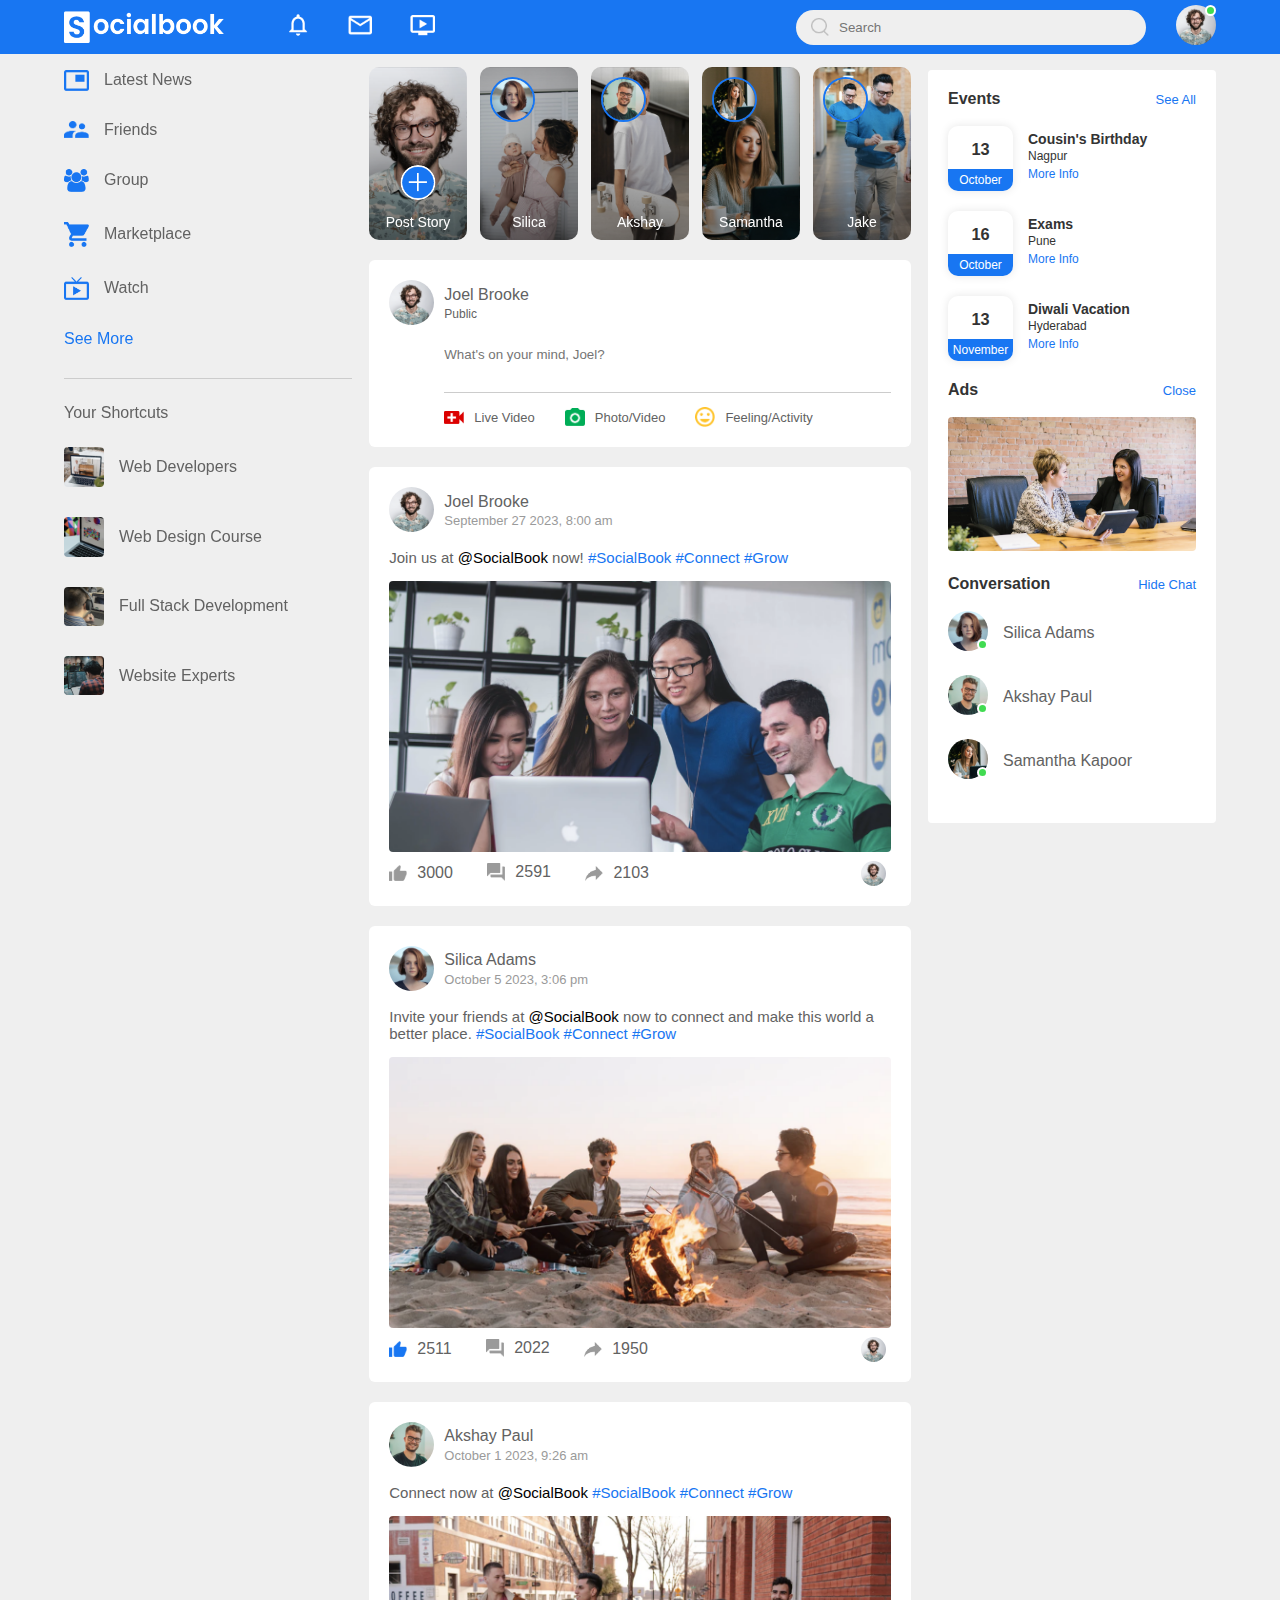
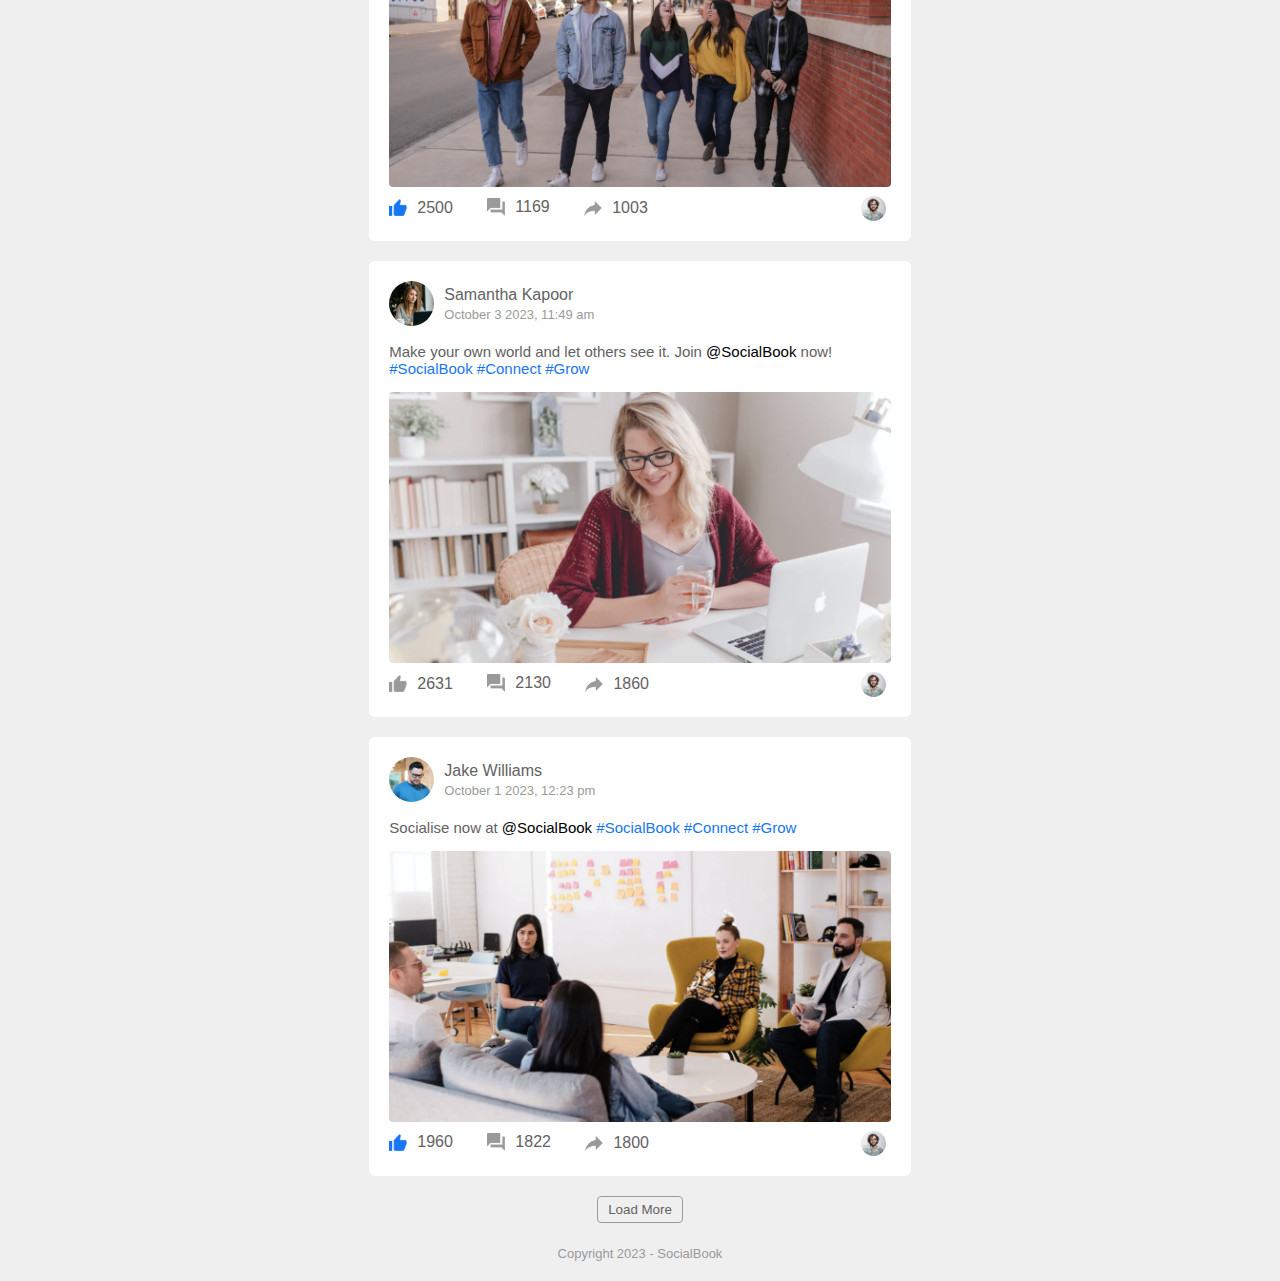
<file: index.html>
<!DOCTYPE html>
<html>
<head>
    <meta name="viewport" contents="width=device width, initial-scale=1.0">
    <title>SocialBook</title>
    <link rel="stylesheet" href="style.css">
    <link rel="stylesheet" href="https://cdnjs.cloudflare.com/ajax/libs/font-awesome/6.4.2/css/all.min.css" integrity="sha512-z3gLpd7yknf1YoNbCzqRKc4qyor8gaKU1qmn+CShxbuBusANI9QpRohGBreCFkKxLhei6S9CQXFEbbKuqLg0DA==" crossorigin="anonymous" referrerpolicy="no-referrer" />
</head>
<body>
    <nav>
        <div class="nav-left">
            <img src="logo.png" class="logo">
            <ul>
                <li><img src="notification.png"></li>
                <li><img src="inbox.png"></li>
                <li><img src="video.png"></li>
            </ul>

        </div>
        <div class="nav-right">
            <div class="search-box">
                <img src="search.png">
                <input type="text" placeholder="Search">
            </div>
            <div class="nav-user-icon online" onclick="settingsMenuToggle()">
                <img src="profile-pic.png">
            </div>
        </div>

        <div class="settings-menu">
            <div id="dark-btn">
                <span></span>
            </div>

            <div class="settings-menu-inner">
                <div class="user-profile">
                    <img src="profile-pic.png">
                    <div>
                        <p>Joel Brooke</p>
                        <a href="#">See Your Profile</a>
                    </div>
                </div>
                <hr>
                <div class="user-profile">
                    <img src="feedback.png">
                    <div>
                        <p>Give Feedback</p>
                        <a href="#">Help us Improve</a>
                    </div>
                </div>
                <hr>

                <div class="settings-links">
                    <img src="setting.png" class="settings-icon">
                    <a href="#">Settings & Privacy <img src="arrow.png" width="10px"></a>
                </div>
                <div class="settings-links">
                    <img src="help.png" class="settings-icon">
                    <a href="#">Help & Support <img src="arrow.png" width="10px"></a>
                </div>
                <div class="settings-links">
                    <img src="display.png" class="settings-icon">
                    <a href="#">Display & Accessibility <img src="arrow.png" width="10px"></a>
                </div>
                <div class="settings-links">
                    <img src="logout.png" class="settings-icon">
                    <a href="#">Logout <img src="arrow.png" width="10px"></a>
                </div>

            </div>
            
        </div>
    </nav>

    <div class="container">
        <div class="left-sidebar">
            <div class="imp-links">
                <a href="#"><img src="news.png"> Latest News</a>
                <a href="#"><img src="friends.png"> Friends</a>
                <a href="#"><img src="group.png"> Group</a>
                <a href="#"><img src="marketplace.png"> Marketplace</a>
                <a href="#"><img src="watch.png"> Watch</a>
                <a href="#">See More</a>
            </div>

            <div class="shortcut-links">
                <p>Your Shortcuts</p>
                <a href="#"><img src="shortcut-1.png"> Web Developers</a>
                <a href="#"><img src="shortcut-2.png"> Web Design Course</a>
                <a href="#"><img src="shortcut-3.png"> Full Stack Development</a>
                <a href="#"><img src="shortcut-4.png"> Website Experts</a>
            </div>
        </div>

        <div class="main-content">
            <div class="story-gallery">
                <div class="story story1">
                    <img src="upload.png">
                    <p>Post Story</p>
                </div><div class="story story2">
                    <img src="member-1.png">
                    <p>Silica</p>
                </div>
                <div class="story story3">
                    <img src="member-2.png">
                    <p>Akshay</p>
                </div>
                <div class="story story4">
                    <img src="member-3.png">
                    <p>Samantha</p>
                </div>
                <div class="story story5">
                    <img src="member-4.png">
                    <p>Jake</p>
                </div>
            </div>

            <div class="write-post-container">
                <div class="user-profile">
                    <img src="profile-pic.png">
                    <div>
                        <p>Joel Brooke</p>
                        <small>Public <i class="fa-solid fa-caret-down"></i></small>
                    </div>
                </div>
                <div class="post-input-container">
                    <textarea rows="3" placeholder="What's on your mind, Joel?"></textarea>
                    <div class="add-post-links">
                        <a href="#"><img src="live-video.png"> Live Video</a>
                        <a href="#"><img src="photo.png"> Photo/Video</a>
                        <a href="#"><img src="feeling.png"> Feeling/Activity</a>
                    </div>
                </div>
            </div>

            <div class="post-container">
                <div class="post-row">
                    <div class="user-profile">
                        <img src="profile-pic.png">
                        <div>
                            <p>Joel Brooke</p>
                            <span>September 27 2023, 8:00 am</span>
                        </div>
                    </div>
                    <a href="#"><i class="fa-solid fa-ellipsis-vertical"></i></a>
                </div>
                <p class="post-text">Join us at <span>@SocialBook</span> now! <a href="#">#SocialBook</a> <a href="#">#Connect</a> <a href="#">#Grow</a></p>
                <img src="feed-image-1.png" class="post-img">
                <div class="post-row">
                    <div class="activity-icons">
                        <div><img src="like.png">3000</div>
                        <div><img src="comments.png">2591</div>
                        <div><img src="share.png">2103</div>
                    </div>
                    <div class="post-profile-icon">
                        <img src="profile-pic.png"> <i class="fa-solid fa-caret-down"></i>
                    </div>
                </div>
            </div>
            <div class="post-container">
                <div class="post-row">
                    <div class="user-profile">
                        <img src="member-1.png">
                        <div>
                            <p>Silica Adams</p>
                            <span>October 5 2023, 3:06 pm</span>
                        </div>
                    </div>
                    <a href="#"><i class="fa-solid fa-ellipsis-vertical"></i></a>
                </div>
                <p class="post-text">Invite your friends at <span>@SocialBook</span> now to connect and make this world a better place. <a href="#">#SocialBook</a> <a href="#">#Connect</a> <a href="#">#Grow</a></p>
                <img src="feed-image-2.png" class="post-img">
                <div class="post-row">
                    <div class="activity-icons">
                        <div><img src="like-blue.png">2511</div>
                        <div><img src="comments.png">2022</div>
                        <div><img src="share.png">1950</div>
                    </div>
                    <div class="post-profile-icon">
                        <img src="profile-pic.png"> <i class="fa-solid fa-caret-down"></i>
                    </div>
                </div>
            </div>
            <div class="post-container">
                <div class="post-row">
                    <div class="user-profile">
                        <img src="member-2.png">
                        <div>
                            <p>Akshay Paul</p>
                            <span>October 1 2023, 9:26 am</span>
                        </div>
                    </div>
                    <a href="#"><i class="fa-solid fa-ellipsis-vertical"></i></a>
                </div>
                <p class="post-text">Connect now at <span>@SocialBook</span> <a href="#">#SocialBook</a> <a href="#">#Connect</a> <a href="#">#Grow</a></p>
                <img src="feed-image-3.png" class="post-img">
                <div class="post-row">
                    <div class="activity-icons">
                        <div><img src="like-blue.png">2500</div>
                        <div><img src="comments.png">1169</div>
                        <div><img src="share.png">1003</div>
                    </div>
                    <div class="post-profile-icon">
                        <img src="profile-pic.png"> <i class="fa-solid fa-caret-down"></i>
                    </div>
                </div>
            </div>
            <div class="post-container">
                <div class="post-row">
                    <div class="user-profile">
                        <img src="member-3.png">
                        <div>
                            <p>Samantha Kapoor</p>
                            <span>October 3 2023, 11:49 am</span>
                        </div>
                    </div>
                    <a href="#"><i class="fa-solid fa-ellipsis-vertical"></i></a>
                </div>
                <p class="post-text">Make your own world and let others see it. Join <span>@SocialBook</span> now! <a href="#">#SocialBook</a> <a href="#">#Connect</a> <a href="#">#Grow</a></p>
                <img src="feed-image-4.png" class="post-img">
                <div class="post-row">
                    <div class="activity-icons">
                        <div><img src="like.png">2631</div>
                        <div><img src="comments.png">2130</div>
                        <div><img src="share.png">1860</div>
                    </div>
                    <div class="post-profile-icon">
                        <img src="profile-pic.png"> <i class="fa-solid fa-caret-down"></i>
                    </div>
                </div>
            </div>
            <div class="post-container">
                <div class="post-row">
                    <div class="user-profile">
                        <img src="member-4.png">
                        <div>
                            <p>Jake Williams</p>
                            <span>October 1 2023, 12:23 pm</span>
                        </div>
                    </div>
                    <a href="#"><i class="fa-solid fa-ellipsis-vertical"></i></a>
                </div>
                <p class="post-text">Socialise now at <span>@SocialBook</span> <a href="#">#SocialBook</a> <a href="#">#Connect</a> <a href="#">#Grow</a></p>
                <img src="feed-image-5.png" class="post-img">
                <div class="post-row">
                    <div class="activity-icons">
                        <div><img src="like-blue.png">1960</div>
                        <div><img src="comments.png">1822</div>
                        <div><img src="share.png">1800</div>
                    </div>
                    <div class="post-profile-icon">
                        <img src="profile-pic.png"> <i class="fa-solid fa-caret-down"></i>
                    </div>
                </div>
            </div>

            <button type="button" class="load-more-btn">Load More</button>
        
        </div>

        <div class="right-sidebar">
            <div class="sidebar-title">
                <h4>Events</h4>
                <a href="#">See All</a>
            </div>
            <div class="event">
                <div class="left-event">
                    <h3>13</h3>
                    <span>October</span>
                </div>
                <div class="right-event">
                    <h4>Cousin's Birthday</h4>
                    <p><i class="fa-solid fa-location-dot"></i> Nagpur</p>
                    <a href="#">More Info</a>
                </div>
            </div>
            <div class="event">
                <div class="left-event">
                    <h3>16</h3>
                    <span>October</span>
                </div>
                <div class="right-event">
                    <h4>Exams</h4>
                    <p> <i class="fa-solid fa-location-dot"></i> Pune</p>
                    <a href="#">More Info</a>
                </div>
            </div>
            <div class="event">
                <div class="left-event">
                    <h3>13</h3>
                    <span>November</span>
                </div>
                <div class="right-event">
                    <h4>Diwali Vacation</h4>
                    <p> <i class="fa-solid fa-location-dot"></i> Hyderabad</p>
                    <a href="#">More Info</a>
                </div>
            </div>
            <div class="sidebar-title">
                <h4>Ads</h4>
                <a href="#">Close</a>
            </div>
            <img src="advertisement.png" class="sidebar-ads">
            <div class="sidebar-title">
                <h4>Conversation</h4>
                <a href="#">Hide Chat</a>
            </div>
            <div class="online-list">
                <div class="online">
                    <img src="member-1.png">
                </div>
                <p>Silica Adams</p>
            </div><div class="online-list">
                <div class="online">
                    <img src="member-2.png">
                </div>
                <p>Akshay Paul</p>
            </div>
            <div class="online-list">
                <div class="online">
                    <img src="member-3.png">
                </div>
                <p>Samantha Kapoor</p>
            </div>


        </div>
    </div>

    <div class="footer">
        <p>Copyright 2023 - SocialBook</p>
    </div>

    <script src="script.js"></script>

    

    
</body>
</html>
</file>
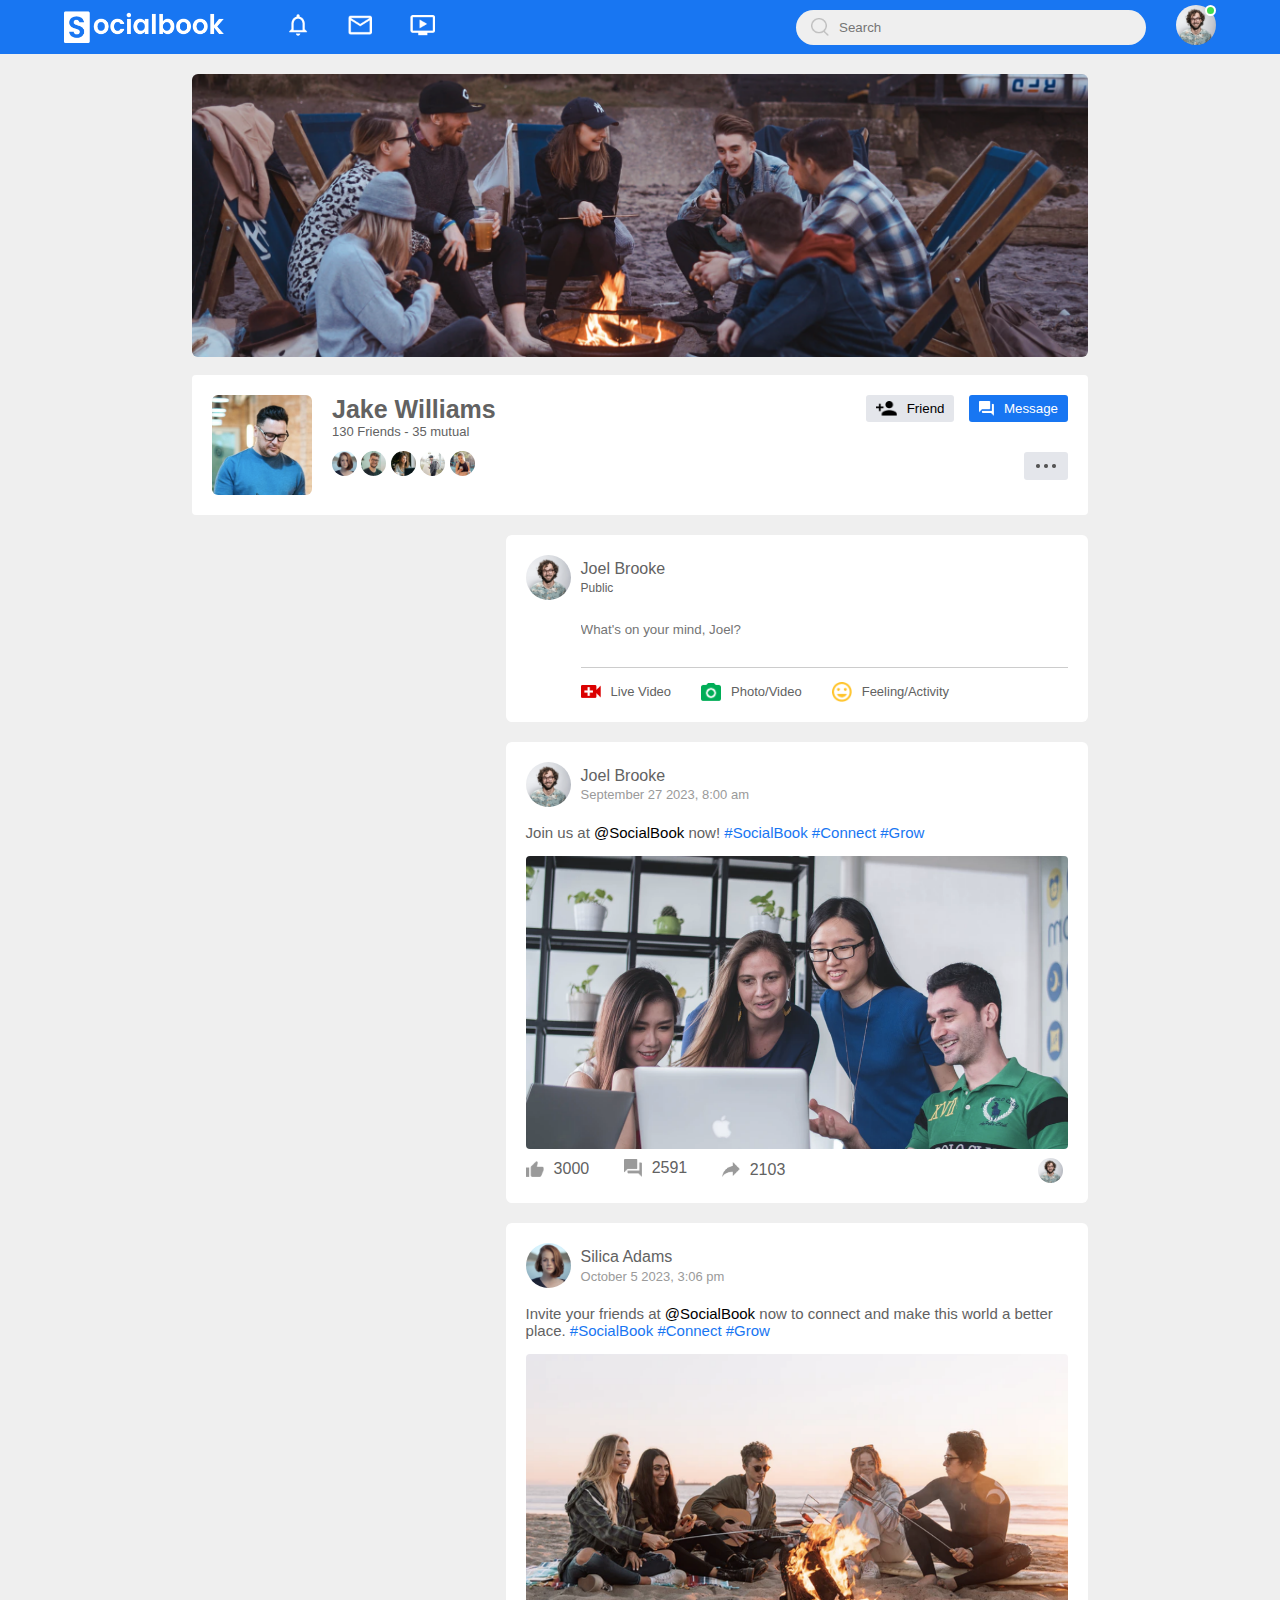
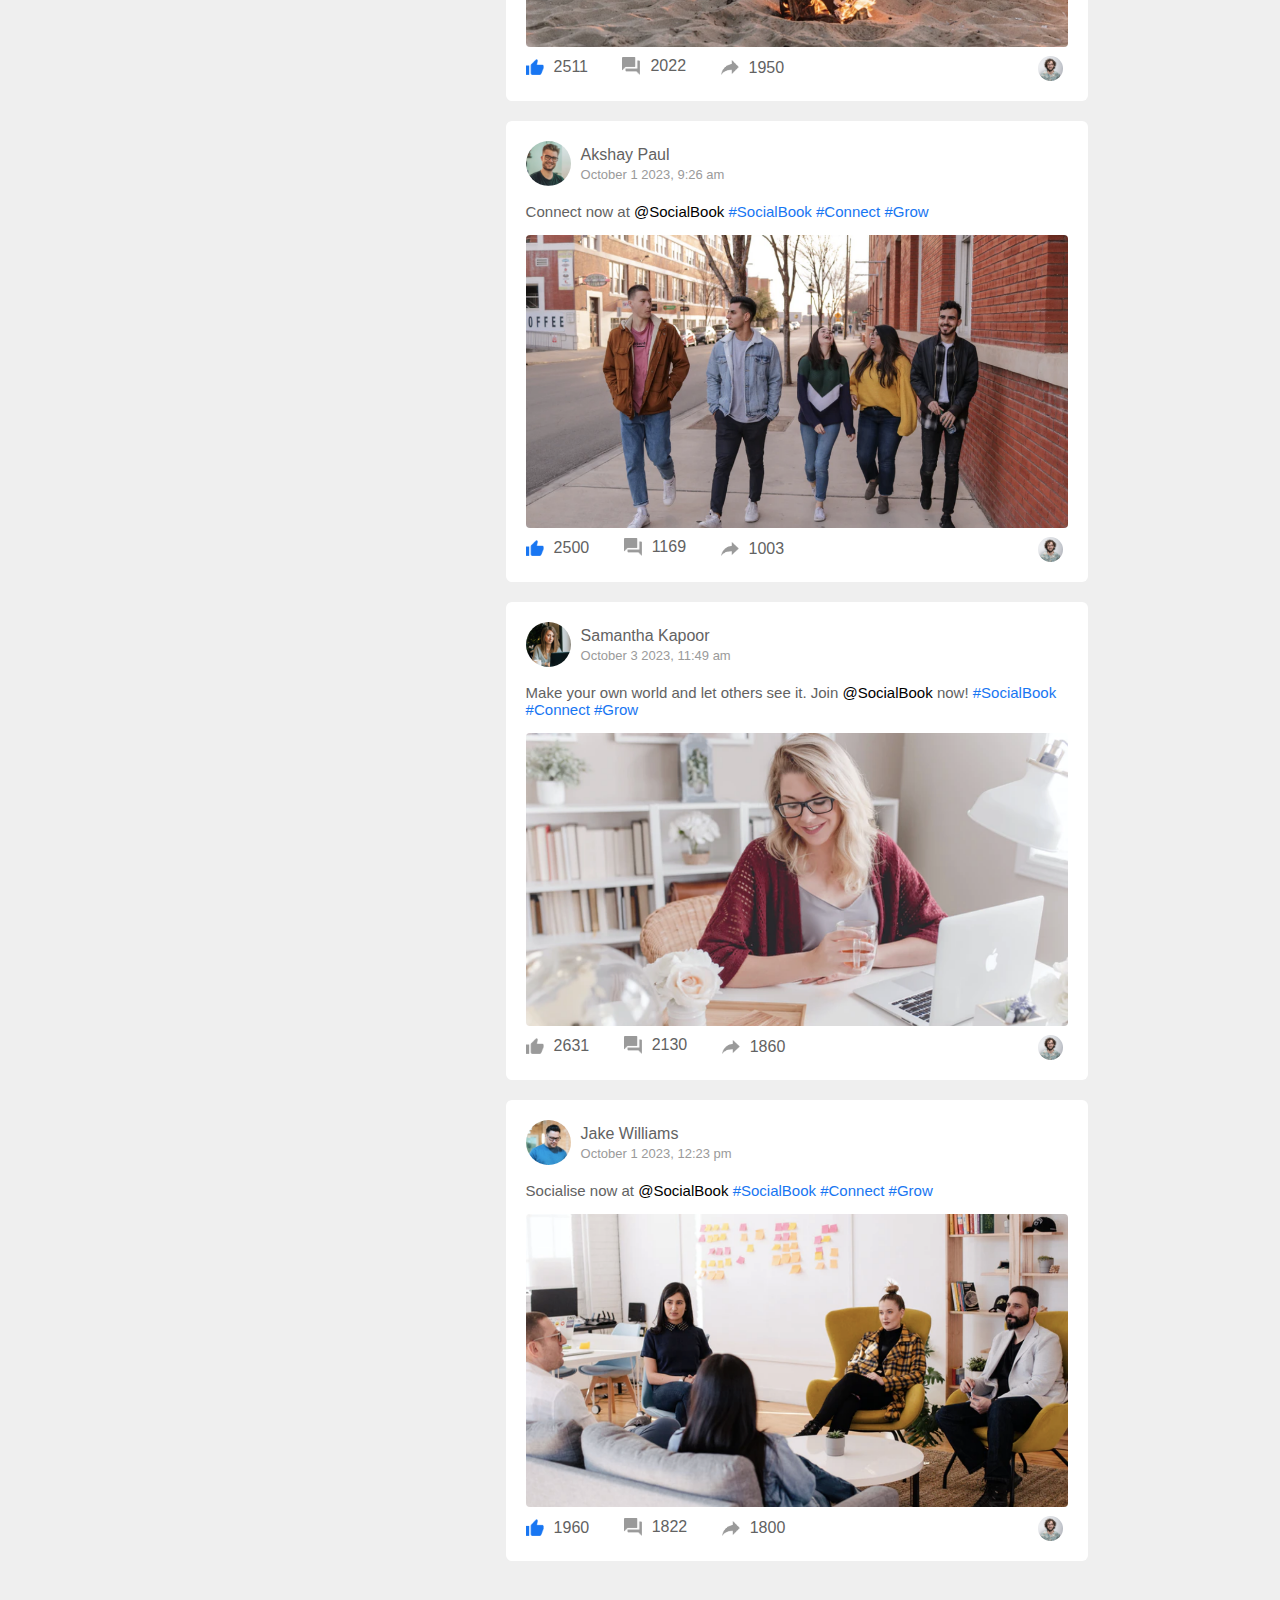
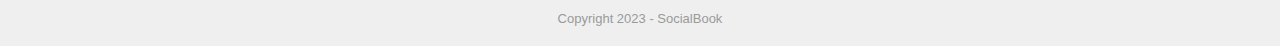
<file: profile.html>
<!DOCTYPE html>
<html>
<head>
    <meta name="viewport" contents="width=device width, initial-scale=1.0">
    <title>Profile page - SocialBook</title>
    <link rel="stylesheet" href="style.css">
    <link rel="stylesheet" href="https://cdnjs.cloudflare.com/ajax/libs/font-awesome/6.4.2/css/all.min.css" integrity="sha512-z3gLpd7yknf1YoNbCzqRKc4qyor8gaKU1qmn+CShxbuBusANI9QpRohGBreCFkKxLhei6S9CQXFEbbKuqLg0DA==" crossorigin="anonymous" referrerpolicy="no-referrer" />
</head>
<body>
    <nav>
        <div class="nav-left">
            <img src="logo.png" class="logo">
            <ul>
                <li><img src="notification.png"></li>
                <li><img src="inbox.png"></li>
                <li><img src="video.png"></li>
            </ul>

        </div>
        <div class="nav-right">
            <div class="search-box">
                <img src="search.png">
                <input type="text" placeholder="Search">
            </div>
            <div class="nav-user-icon online" onclick="settingsMenuToggle()">
                <img src="profile-pic.png">
            </div>
        </div>

        <div class="settings-menu">
            <div id="dark-btn">
                <span></span>
            </div>

            <div class="settings-menu-inner">
                <div class="user-profile">
                    <img src="profile-pic.png">
                    <div>
                        <p>Joel Brooke</p>
                        <a href="#">See Your Profile</a>
                    </div>
                </div>
                <hr>
                <div class="user-profile">
                    <img src="feedback.png">
                    <div>
                        <p>Give Feedback</p>
                        <a href="#">Help us Improve</a>
                    </div>
                </div>
                <hr>

                <div class="settings-links">
                    <img src="setting.png" class="settings-icon">
                    <a href="#">Settings & Privacy <img src="arrow.png" width="10px"></a>
                </div>
                <div class="settings-links">
                    <img src="help.png" class="settings-icon">
                    <a href="#">Help & Support <img src="arrow.png" width="10px"></a>
                </div>
                <div class="settings-links">
                    <img src="display.png" class="settings-icon">
                    <a href="#">Display & Accessibility <img src="arrow.png" width="10px"></a>
                </div>
                <div class="settings-links">
                    <img src="logout.png" class="settings-icon">
                    <a href="#">Logout <img src="arrow.png" width="10px"></a>
                </div>

            </div>
            
        </div>
    </nav>

    <div class="profile-container">
        <img src="cover.png" class="cover-img">
        <div class="profile-details">
            <div class="pd-left">
                <div class="pd-row">
                    <img src="profile.png" class="pd-image">
                    <div>
                        <h3>Jake Williams</h3>
                        <p>130 Friends - 35 mutual</p>
                        <img src="member-1.png">
                        <img src="member-2.png">
                        <img src="member-3.png">
                        <img src="member-5.png">
                        <img src="member-6.png">
                    </div>
                </div>
            </div>

            <div class="pd-right">
                <button type="button"><img src="add-friends.png"> Friend</button>
                <button type="button"><img src="message.png"> Message</button>
                <br>
                <a href=""><img src="more.png"></a>
            </div>
        </div>

        <div class="profile-info">
            <div class="info-col"></div>
            <div class="post-col">
                <div class="write-post-container">
                    <div class="user-profile">
                        <img src="profile-pic.png">
                        <div>
                            <p>Joel Brooke</p>
                            <small>Public <i class="fa-solid fa-caret-down"></i></small>
                        </div>
                    </div>
                    <div class="post-input-container">
                        <textarea rows="3" placeholder="What's on your mind, Joel?"></textarea>
                        <div class="add-post-links">
                            <a href="#"><img src="live-video.png"> Live Video</a>
                            <a href="#"><img src="photo.png"> Photo/Video</a>
                            <a href="#"><img src="feeling.png"> Feeling/Activity</a>
                        </div>
                    </div>
                </div>
                <div class="post-container">
                    <div class="post-row">
                        <div class="user-profile">
                            <img src="profile-pic.png">
                            <div>
                                <p>Joel Brooke</p>
                                <span>September 27 2023, 8:00 am</span>
                            </div>
                        </div>
                        <a href="#"><i class="fa-solid fa-ellipsis-vertical"></i></a>
                    </div>
                    <p class="post-text">Join us at <span>@SocialBook</span> now! <a href="#">#SocialBook</a> <a href="#">#Connect</a> <a href="#">#Grow</a></p>
                    <img src="feed-image-1.png" class="post-img">
                    <div class="post-row">
                        <div class="activity-icons">
                            <div><img src="like.png">3000</div>
                            <div><img src="comments.png">2591</div>
                            <div><img src="share.png">2103</div>
                        </div>
                        <div class="post-profile-icon">
                            <img src="profile-pic.png"> <i class="fa-solid fa-caret-down"></i>
                        </div>
                    </div>
                </div>
                <div class="post-container">
                    <div class="post-row">
                        <div class="user-profile">
                            <img src="member-1.png">
                            <div>
                                <p>Silica Adams</p>
                                <span>October 5 2023, 3:06 pm</span>
                            </div>
                        </div>
                        <a href="#"><i class="fa-solid fa-ellipsis-vertical"></i></a>
                    </div>
                    <p class="post-text">Invite your friends at <span>@SocialBook</span> now to connect and make this world a better place. <a href="#">#SocialBook</a> <a href="#">#Connect</a> <a href="#">#Grow</a></p>
                    <img src="feed-image-2.png" class="post-img">
                    <div class="post-row">
                        <div class="activity-icons">
                            <div><img src="like-blue.png">2511</div>
                            <div><img src="comments.png">2022</div>
                            <div><img src="share.png">1950</div>
                        </div>
                        <div class="post-profile-icon">
                            <img src="profile-pic.png"> <i class="fa-solid fa-caret-down"></i>
                        </div>
                    </div>
                </div>
                <div class="post-container">
                    <div class="post-row">
                        <div class="user-profile">
                            <img src="member-2.png">
                            <div>
                                <p>Akshay Paul</p>
                                <span>October 1 2023, 9:26 am</span>
                            </div>
                        </div>
                        <a href="#"><i class="fa-solid fa-ellipsis-vertical"></i></a>
                    </div>
                    <p class="post-text">Connect now at <span>@SocialBook</span> <a href="#">#SocialBook</a> <a href="#">#Connect</a> <a href="#">#Grow</a></p>
                    <img src="feed-image-3.png" class="post-img">
                    <div class="post-row">
                        <div class="activity-icons">
                            <div><img src="like-blue.png">2500</div>
                            <div><img src="comments.png">1169</div>
                            <div><img src="share.png">1003</div>
                        </div>
                        <div class="post-profile-icon">
                            <img src="profile-pic.png"> <i class="fa-solid fa-caret-down"></i>
                        </div>
                    </div>
                </div>
                <div class="post-container">
                    <div class="post-row">
                        <div class="user-profile">
                            <img src="member-3.png">
                            <div>
                                <p>Samantha Kapoor</p>
                                <span>October 3 2023, 11:49 am</span>
                            </div>
                        </div>
                        <a href="#"><i class="fa-solid fa-ellipsis-vertical"></i></a>
                    </div>
                    <p class="post-text">Make your own world and let others see it. Join <span>@SocialBook</span> now! <a href="#">#SocialBook</a> <a href="#">#Connect</a> <a href="#">#Grow</a></p>
                    <img src="feed-image-4.png" class="post-img">
                    <div class="post-row">
                        <div class="activity-icons">
                            <div><img src="like.png">2631</div>
                            <div><img src="comments.png">2130</div>
                            <div><img src="share.png">1860</div>
                        </div>
                        <div class="post-profile-icon">
                            <img src="profile-pic.png"> <i class="fa-solid fa-caret-down"></i>
                        </div>
                    </div>
                </div>
                <div class="post-container">
                    <div class="post-row">
                        <div class="user-profile">
                            <img src="member-4.png">
                            <div>
                                <p>Jake Williams</p>
                                <span>October 1 2023, 12:23 pm</span>
                            </div>
                        </div>
                        <a href="#"><i class="fa-solid fa-ellipsis-vertical"></i></a>
                    </div>
                    <p class="post-text">Socialise now at <span>@SocialBook</span> <a href="#">#SocialBook</a> <a href="#">#Connect</a> <a href="#">#Grow</a></p>
                    <img src="feed-image-5.png" class="post-img">
                    <div class="post-row">
                        <div class="activity-icons">
                            <div><img src="like-blue.png">1960</div>
                            <div><img src="comments.png">1822</div>
                            <div><img src="share.png">1800</div>
                        </div>
                        <div class="post-profile-icon">
                            <img src="profile-pic.png"> <i class="fa-solid fa-caret-down"></i>
                        </div>
                    </div>
                </div>
            </div>
        </div>

    </div>

    <div class="footer">
        <p>Copyright 2023 - SocialBook</p>
    </div>

    <script src="script.js"></script>

</body>
</html>
</file>
<file: style.css>
* {
    margin: 0;
    padding: 0;
    font-family: 'Poppins', sans-serif;
    box-sizing: border-box;
}

:root {
    --body-color: #efefef;
    --nav-color: #1876f2;
    --bg-color: #fff;
}

.dark-theme {
    --body-color: #0a0a0a;
    --nav-color: #000;
    --bg-color: #000;
}

body {
    background: var(--body-color);
    transition: background 0.3s;
}

nav {
    display: flex;
    align-items: center;
    justify-content: space-between;
    background: var(--nav-color);
    padding: 5px 5%;
    position: sticky;
    top: 0;
    z-index: 100;
}

.logo {
    width: 160px;
    margin-right: 45px;
}

.nav-left, .nav-right {
    display: flex;
    align-items: center;
}

.nav-left ul li {
    list-style: none;
    display: inline-block;
}

.nav-left ul li img {
    width: 28px;
    margin: 0 15px;
}

.nav-user-icon img {
    width: 40px;
    border-radius: 50%;
    cursor: pointer;
}

.nav-user-icon {
    margin-left: 30px;
}

.search-box {
    background: #efefef;
    width: 350px;
    border-radius: 20px;
    display: flex;
    align-items: center;
    padding: 0 15px;
}

.search-box img {
    width: 18px;
}

.search-box input {
    width: 100%;
    background: transparent;
    padding: 10px;
    outline: none;
    border: 0;
}

.online {
    position: relative;
}

.online::after {
    content: '';
    width: 7px;
    height: 7px;
    border: 2px solid #fff;
    border-radius: 50%;
    background: #41db51;
    position: absolute;
    top: 0;
    right: 0;
}

.container {
    display: flex;
    justify-content: space-between;
    padding: 13px 5%;
}

.left-sidebar {
   flex-basis: 25%;
    position: sticky;
    top: 70px;
    align-self: flex-start;
}

.right-sidebar {
   flex-basis: 25%;
    position: sticky;
    top: 70px;
    align-self: flex-start;
    background: var(--bg-color);
    padding: 20px;
    border-radius: 4px;
    color: #626262;
}

.main-content {
    flex-basis: 47%;
}

.imp-links a, .shortcut-links a {
    text-decoration: none;
    display: flex;
    align-items: center;
    margin-bottom: 30px;
    color: #626262;
    width: fit-content;
}

.imp-links a img {
    width: 25px;
    margin-right: 15px;
}

.imp-links a:last-child {
    color: #1876f2;
}

.imp-links {
    border-bottom: 1px solid #ccc;
}

.shortcut-links a img {
    width: 40px;
    border-radius: 4px;
    margin-right: 15px;
}

.shortcut-links p {
    margin: 25px 0;
    color: #626262;
    font-weight: 500;
}

.sidebar-title {
    display: flex;
    align-items: center;
    justify-content: space-between;
    margin-bottom: 18px;
    color: #333;
}

.sidebar-title h4 {
    font-weight: 600;
    font-size: 16px;
}

.sidebar-title a {
    text-decoration: none;
    color: #1876f2;
    font-size: 13px;
}

.event {
    display: flex;
    font-size: 14px;
    margin-bottom: 20px;
    color: #333;
}

.left-event {
    border-radius: 10px;
    height: 65px;
    width: 65px;
    margin-right: 15px;
    padding-top: 10px;
    text-align: center;
    position: relative;
    overflow: hidden;
    box-shadow: 0 0 10px rgba(0, 0, 0, 0.1);
}

.event h4 {
    margin-top: 5px;
}

.event h3 {
    margin-top: 4px;
}

.event p {
    font-size: 12px;
    margin-top: 2px;
    margin-bottom: 2px;
}

.event a {
    font-size: 12px;
    text-decoration: none;
    color: #1876f2;
}

.left-event span {
    position: absolute;
    bottom: 0;
    left: 0;
    width: 100%;
    background: #1876f2;
    color: #fff;
    font-size: 12px;
    padding: 4px 0;
}

.sidebar-ads {
    width: 100%;
    margin-bottom: 20px;
    border-radius: 4px;
}

.online-list {
    display: flex;
    align-items: center;
    margin-bottom: 20px;
}

.online-list .online img {
    width: 40px;
    border-radius: 50%;
}

.online-list .online {
    width: 40px;
    border-radius: 50%;
    margin-right: 15px;
}

.online-list .online::after {
    top: unset;
    bottom: 5px;
}

.story-gallery {
    display: flex;
    justify-content: space-between;
    margin-bottom: 20px;
}

.story {
    flex-basis: 18%;
    padding-top: 32%;
    position: relative;
    background-position: center;
    background-size: cover;
    border-radius: 10px;
}

.story img {
    position: absolute;
    width: 45px;
    border-radius: 50%;
    top: 10px;
    left: 10px;
    border: 2px solid #1876f2;
}

.story p {
    position: absolute;
    bottom: 10px;
    width: 100%;
    text-align: center;
    color: #fff;
    font-size: 14px;
}

.story1 {
    background-image: linear-gradient(transparent, rgba(0, 0, 0, 0.5)), url(status-1.png);
}

.story2 {
    background-image: linear-gradient(transparent, rgba(0, 0, 0, 0.5)), url(status-2.png);
}

.story3 {
    background-image: linear-gradient(transparent, rgba(0, 0, 0, 0.5)), url(status-3.png);
}

.story4 {
    background-image: linear-gradient(transparent, rgba(0, 0, 0, 0.5)), url(status-4.png);
}

.story5 {
    background-image: linear-gradient(transparent, rgba(0, 0, 0, 0.5)), url(status-5.png);
}

.story.story1 img {
    top: unset;
    left: 50%;
    bottom: 40px;
    transform: translateX(-50%);
    border: 0;
    width: 35px;
}

.write-post-container {
    width: 100%;
    background: var(--bg-color);
    border-radius: 6px;
    padding: 20px;
    color: #626262;
}

.user-profile {
    display: flex;
    align-items: center;
}

.user-profile img {
    width: 45px;
    border-radius: 50%;
    margin-right: 10px;
    margin-bottom: 2px;
}

.user-profile p {
    margin-bottom: 0.5px;
    font-weight: 500;
    color: #626262;
}

.user-profile small {
    font-size: 12px;
}

.post-input-container {
    padding-left: 55px;
    padding-top: 20px;
}

.post-input-container textarea {
    width: 100%;
    border: 0;
    outline: 0;
    border-bottom: 1px solid #ccc;
    background: transparent;
    resize: none;
}

.add-post-links {
    display: flex;
    margin-top: 10px;
}

.add-post-links a {
    text-decoration: none;
    display: flex;
    align-items: center;
    color: #626262;
    margin-right: 30px;
    font-size: 13px;
}

.add-post-links a img {
    width: 20px;
    margin-right: 10px;
}

.post-container {
    width: 100%;
    background: var(--bg-color);
    border-radius: 6px;
    padding: 20px;
    color: #626262;
    margin: 20px 0;
}

.user-profile span {
    font-size: 13px;
    color: #9a9a9a;
}

.post-text {
    color: #626262;
    margin: 15px 0;
    font-size: 15px;
}

.post-text span {
    color: black;
    font-weight: 500;
}

.post-text a {
    color: #1876f2;
    text-decoration: none;
}

.post-img {
    width: 100%;
    border-radius: 4px;
    margin-bottom: 5px;
}

.post-row {
    display: flex;
    align-items: center;
    justify-content: space-between;
}

.activity-icons div img {
    width: 18px;
    margin-right: 10px;
}

.activity-icons div {
    display: inline-flex;
    align-items: center;
    margin-right: 30px;
}

.post-profile-icon {
    display: flex;
    align-items: center;
}

.post-profile-icon img {
    width: 25px;
    border-radius: 50%;
    margin-right: 5px;
}

.post-row a {
    color: #9a9a9a;
}

.load-more-btn {
    display: block;
    margin: auto;
    cursor: pointer;
    padding: 5px 10px;
    border: 1px solid #9a9a9a;
    color: #626262;
    background: transparent;
    border-radius: 4px;
}

.footer {
    text-align: center;
    color: #9a9a9a;
    padding: 10px 0 20px;
    font-size: 13px;
}

.settings-menu {
    position: absolute;
    width: 90%;
    max-width: 350px;
    background: var(--bg-color);
    box-shadow:  0 0 10px rgba(0, 0, 0, 0.4);
    border-radius: 4px;
    overflow: hidden;
    top: 108%;
    right: 5%;
    max-height: 0;
    transition: max-height 0.3s;
}

.settings-menu-height {
    min-height: 450px;
}

.user-profile a {
    font-size: 12px;
    color: #1876f2;
    text-decoration: none;
}

.settings-menu-inner {
    padding: 20px;
}

.settings-menu hr {
    border: 0;
    height: 1px;
    background: #9a9a9a;
    margin: 15px 0;
}

.settings-links {
    display: flex;
    align-items: center;
    margin: 15px 0;
}

.settings-links .settings-icon {
    width: 38px;
    margin-right: 10px;
    border-radius: 50%;
}

.settings-links a {
    display: flex;
    flex: 1;
    align-items: center;
    justify-content: space-between;
    text-decoration: none;
    color: #626262;
}

#dark-btn {
    position: absolute;
    top: 20px;
    right: 20px;
    background: #ccc;
    width: 45px;
    border-radius: 15px;
    padding: 2px 3px;
    cursor: pointer;
    display: flex;
    transition: padding-left 0.5s, background 0.5s;
}

#dark-btn span {
    width: 18px;
    height: 18px;
    background: #fff;
    border-radius: 50%;
    display: inline-block;
}

#dark-btn.dark-btn-on {
    padding-left: 23px;
    background-color: #0a0a0a;
}

/**profile page**/

.profile-container {
    padding: 20px 15%;
    color: #626262;
}

.cover-img {
    width: 100%;
    border-radius: 6px;
    margin-bottom: 14px;
}

.profile-details {
    background: var(--bg-color);
    padding: 20px;
    border-radius: 4px;
    display: flex;
    align-items: flex-start;
    justify-content: space-between;
}

.pd-row {
    display: flex;
    align-items: flex-start;
}

.pd-image {
    width: 100px;
    margin-right: 20px;
    border-radius: 6px;
}

.pd-row div h3 {
    font-size: 25px;
    font-weight: 600;
}

.pd-row div p {
    font-size: 13px;
}

.pd-row div img {
    width: 25px;
    border-radius: 50%;
    margin-top: 12px;
}

.pd-right button {
    background: #1876f2;
    border: 0;
    outline: 0;
    padding: 6px 10px;
    display: inline-flex;
    align-items: center;
    color: #fff;
    border-radius: 3px;
    margin-left: 10px;
    cursor: pointer;
}

.pd-right button img {
    height: 15px;
    margin-right: 10px;
}

.pd-right button:first-child {
    background: #e4e6eb;
    color: #000;
}

.pd-right {
    text-align: right;
}

.pd-right a {
    background: #e4e6eb;
    border-radius: 3px;
    padding: 12px;
    display: inline-flex;
    margin-top: 30px;
}

.pd-right a img {
    width: 20px;
}

.profile-info {
    display: flex;
    align-items: flex-start;
    justify-content: space-between;
    margin-top: 20px;
}

.info-col {
    flex-basis: 33%;
}

.post-col {
    flex-basis: 65%;
}
</file>
